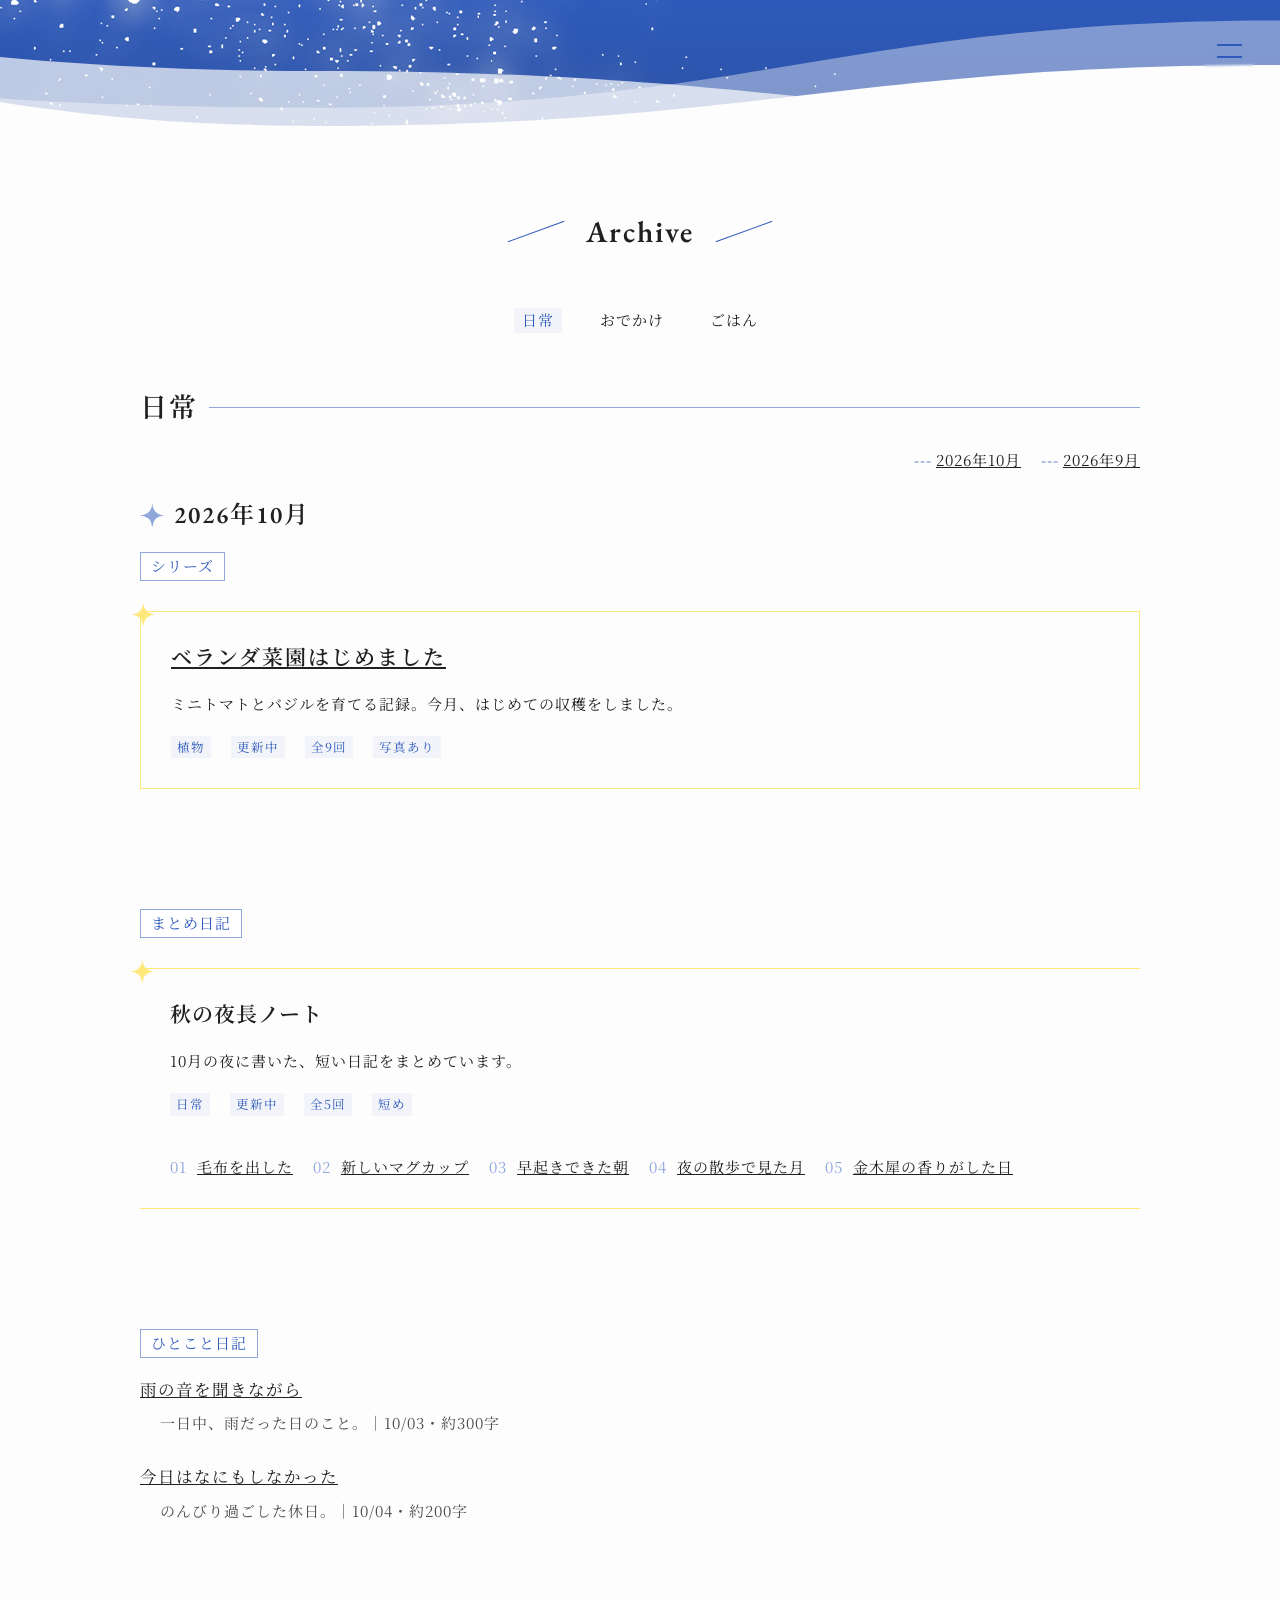
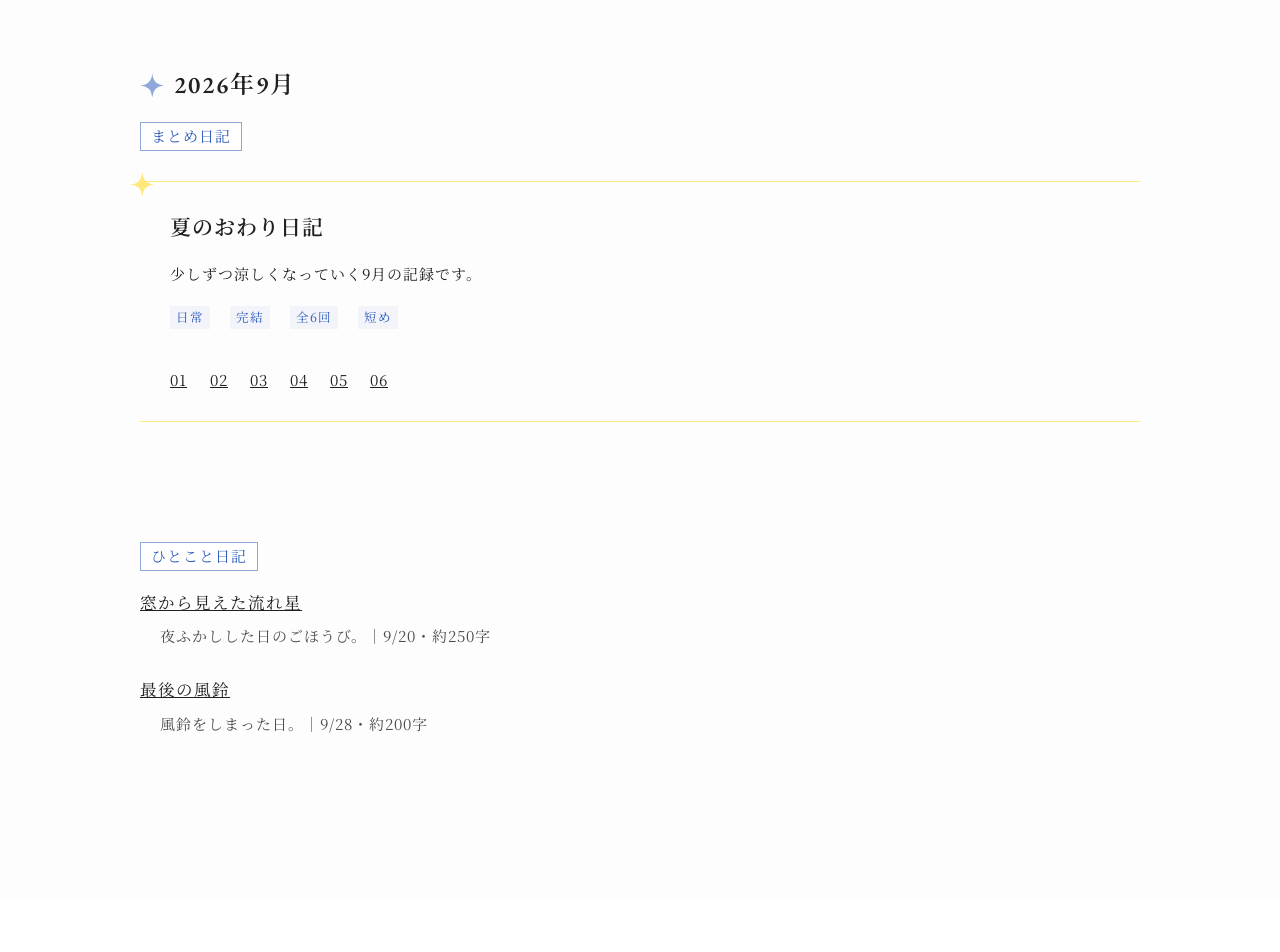
<file: novel.html>
<!doctype html>
<html lang="ja">

<head>
 <meta charset="UTF-8" />
 <meta name="viewport" content="width=device-width, initial-scale=1.0" />
 <title>Archive | ○○さんの日記</title>
 <link href="css/reset.css" rel="stylesheet">
 <link href="css/common.css" rel="stylesheet" type="text/css">
 <link href="css/each.css" rel="stylesheet" type="text/css">
</head>

<body>
 <!-- 装飾用SVGの定義 -->
 <svg xmlns="http://www.w3.org/2000/svg" style="display: none;">
  <symbol id="star" viewBox="0 0 24 24">
   <path
    d="M219.808,1269.02q-11.685.615-12.3,12.52-0.615-11.895-12.3-12.52,11.685-.63,12.3-12.53Q208.124,1268.4,219.808,1269.02Z"
    transform="translate(-195.219 -1256.5)" />
  </symbol>
 </svg>


 <!--  ヘッダー -->
 <header class="header">
  <div class="header-inner">

   <!-- ハンバーガーメニュー -->
   <button id="js-hamburger" class="hamburger"><span class="hamburger__line"></span></button>

   <!-- メニュー -->
   <nav id="js-globalnav" class="globalnav">
    <ul class="globalnav__main">
     <li class="globalnav__item"><a href="index.html">Top</a></li>
     <li class="globalnav__item _has-child">Diary
      <ul class=" globalnav__child">
       <li><a href="works.html">Series</a></li>
       <li><a href="novel.html">Archive</a></li>
      </ul>
     </li>
     <li class="globalnav__item"><a href="sample.html">Sample</a></li>
    </ul>
   </nav><!-- メニューここまで -->
  </div>
 </header>



 <!-- 星空との境目の装飾 -->
  <div class="divider"></div>

 <!-- メインコンテンツ -->
 <main class="mainwrapper" id="js-main">

  <h2 class="headingL">Archive</h2>

  <!-- タブ切り替えエリア -->
  <div class="tab-section">
   <!-- radio inputs (非表示) -->
   <input class="tab-radio" type="radio" name="tabs" id="tab-catA" checked>
   <input class="tab-radio" type="radio" name="tabs" id="tab-catB">
   <input class="tab-radio" type="radio" name="tabs" id="tab-catC">

   <!-- タブバー -->
   <div class="tab-bar">
    <label for="tab-catA">日常</label>
    <label for="tab-catB">おでかけ</label>
    <label for="tab-catC">ごはん</label>
   </div>

   <!-- パネル群 -->
   <div class="tab-panels">
    <!-- カテゴリーA：日常////////////////////////////////////////////////// -->
    <section class="panel" id="panel-catA">
     <h3 class="headingM">日常</h3>

     <ul class="toc">
      <li><a href="#A1">2026年10月</a></li>
      <li><a href="#A2">2026年9月</a></li>
     </ul>

     <!-- 10月 -->
     <section id="A1">
      <h4 class="headingS"><svg class="star">
        <use href="#star" />
       </svg>2026年10月</h4>

      <!-- シリーズ -->
      <section id="A1-l">
       <span class="label">シリーズ</span>
       <div class="series box">
        <svg class="star box__icon1">
         <use href="#star" />
        </svg>
        <h5 class="headingSS"><a href="series.html">ベランダ菜園はじめました</a></h5>
        <p>ミニトマトとバジルを育てる記録。今月、はじめての収穫をしました。</p>
        <ul class="tags flex">
         <li>植物</li>
         <li>更新中</li>
         <li>全9回</li>
         <li>写真あり</li>
        </ul>
       </div>
      </section>
      <!-- シリーズここまで -->

      <!-- まとめ日記 -->
      <section id="A1-m">
       <span class="label">まとめ日記</span>
       <ul class="novellist">
        <li class="novellist__item box">
         <svg class="star box__icon1">
          <use href="#star" />
         </svg>
         <p class="novellist__title">秋の夜長ノート</p>
         <p>10月の夜に書いた、短い日記をまとめています。</p>
         <ul class="tags flex">
          <li>日常</li>
          <li>更新中</li>
          <li>全5回</li>
          <li>短め</li>
         </ul>
         <ul class="flex">
          <li><span class="novellist__number">01</span><a href="novelpage.html">毛布を出した</a></li>
          <li><span class="novellist__number">02</span><a href="novelpage.html">新しいマグカップ</a></li>
          <li><span class="novellist__number">03</span><a href="novelpage.html">早起きできた朝</a></li>
          <li><span class="novellist__number">04</span><a href="novelpage.html">夜の散歩で見た月</a></li>
          <li><span class="novellist__number">05</span><a href="novelpage.html">金木犀の香りがした日</a></li>
         </ul>
        </li>
       </ul>
      </section>
      <!-- まとめ日記ここまで -->

      <!-- ひとこと日記 -->
      <section>
       <span class="label" id="A1-s">ひとこと日記</span>
       <ul class="novellist short">
        <li class="novellist__item">
         <a href="novelpage.html">雨の音を聞きながら</a>
         <span class="novellist__text">一日中、雨だった日のこと。｜10/03・約300字</span>
        </li>
        <li class="novellist__item">
         <a href="novelpage.html">今日はなにもしなかった</a>
         <span class="novellist__text">のんびり過ごした休日。｜10/04・約200字</span>
        </li>
       </ul>
      </section>
      <!-- ひとこと日記ここまで -->
     </section><!-- 10月ここまで -->

     <!-- 9月 -->
     <section id="A2">
      <h4 class="headingS"><svg class="star">
        <use href="#star" />
       </svg>2026年9月</h4>

      <!-- まとめ日記 -->
      <section id="A2-m">
       <span class="label">まとめ日記</span>
       <ul class="novellist">
        <li class="novellist__item box">
         <svg class="star box__icon1">
          <use href="#star" />
         </svg>
         <p class="novellist__title">夏のおわり日記</p>
         <p>少しずつ涼しくなっていく9月の記録です。</p>
         <ul class="tags flex">
          <li>日常</li>
          <li>完結</li>
          <li>全6回</li>
          <li>短め</li>
         </ul>
         <ul class="grid">
          <li><a href="novelpage.html">01</a></li>
          <li><a href="novelpage.html">02</a></li>
          <li><a href="novelpage.html">03</a></li>
          <li><a href="novelpage.html">04</a></li>
          <li><a href="novelpage.html">05</a></li>
          <li><a href="novelpage.html">06</a></li>
         </ul>
        </li>
       </ul>
      </section>
      <!-- まとめ日記ここまで -->

      <!-- ひとこと日記 -->
      <section>
       <span class="label" id="A2-s">ひとこと日記</span>
       <ul class="novellist short">
        <li class="novellist__item">
         <a href="novelpage.html">窓から見えた流れ星</a>
         <span class="novellist__text">夜ふかしした日のごほうび。｜9/20・約250字</span>
        </li>
        <li class="novellist__item">
         <a href="novelpage.html">最後の風鈴</a>
         <span class="novellist__text">風鈴をしまった日。｜9/28・約200字</span>
        </li>
       </ul>
      </section>
      <!-- ひとこと日記ここまで -->
     </section><!-- 9月ここまで -->
    </section>
    <!-- カテゴリーA　ここまで -->

    <!-- カテゴリーB：おでかけ////////////////////////////////////////////////// -->
    <section class="panel" id="panel-catB">
     <h3 class="headingM">おでかけ</h3>

     <ul class="toc">
      <li><a href="#B1">2026年9月</a></li>
      <li><a href="#B2">2026年8月</a></li>
     </ul>

     <!-- 9月 -->
     <section id="B1">
      <h4 class="headingS"><svg class="star">
        <use href="#star" />
       </svg>2026年9月</h4>

      <!-- シリーズ -->
      <section id="B1-l">
       <span class="label">シリーズ</span>
       <div class="series box">
        <svg class="star box__icon1">
         <use href="#star" />
        </svg>
        <h5 class="headingSS"><a href="series.html">海辺の町へひとり旅</a></h5>
        <p>連休に出かけた、小さな港町への一泊二日の旅の記録。</p>
        <ul class="tags flex">
         <li>おでかけ</li>
         <li>完結</li>
         <li>全5回</li>
         <li>写真あり</li>
        </ul>
       </div>
      </section>
      <!-- シリーズここまで -->

      <!-- ひとこと日記 -->
      <section>
       <span class="label" id="B1-s">ひとこと日記</span>
       <ul class="novellist short">
        <li class="novellist__item">
         <a href="novelpage.html">となり町の古本屋さん</a>
         <span class="novellist__text">散歩の途中で見つけたお店。｜9/06・約400字</span>
        </li>
        <li class="novellist__item">
         <a href="novelpage.html">プラネタリウムで寝てしまった</a>
         <span class="novellist__text">星はきれいだった、たぶん。｜9/14・約300字</span>
        </li>
       </ul>
      </section>
      <!-- ひとこと日記ここまで -->
     </section><!-- 9月ここまで -->

     <!-- 8月 -->
     <section id="B2">
      <h4 class="headingS"><svg class="star">
        <use href="#star" />
       </svg>2026年8月</h4>

      <!-- まとめ日記 -->
      <section id="B2-m">
       <span class="label">まとめ日記</span>
       <ul class="novellist">
        <li class="novellist__item box">
         <svg class="star box__icon1">
          <use href="#star" />
         </svg>
         <p class="novellist__title">夏休みのおでかけ記録</p>
         <p>お盆休みに出かけた場所をまとめました。</p>
         <ul class="tags flex">
          <li>おでかけ</li>
          <li>完結</li>
          <li>全4回</li>
          <li>写真あり</li>
         </ul>
         <ul class="flex">
          <li><span class="novellist__number">01</span><a href="novelpage.html">朝いちばんの水族館</a></li>
          <li><span class="novellist__number">02</span><a href="novelpage.html">ひまわり畑で迷子</a></li>
          <li><span class="novellist__number">03</span><a href="novelpage.html">花火は遠くから</a></li>
          <li><span class="novellist__number">04</span><a href="novelpage.html">実家に帰った日</a></li>
         </ul>
        </li>
       </ul>
      </section>
      <!-- まとめ日記ここまで -->
     </section><!-- 8月ここまで -->
    </section>
    <!-- カテゴリーB　ここまで -->

    <!-- カテゴリーC：ごはん////////////////////////////////////////////////// -->
    <section class="panel" id="panel-catC">
     <h3 class="headingM">ごはん</h3>

     <ul class="toc">
      <li><a href="#C1">2026年10月</a></li>
      <li><a href="#C2">2026年9月</a></li>
     </ul>

     <!-- 10月 -->
     <section id="C1">
      <h4 class="headingS"><svg class="star">
        <use href="#star" />
       </svg>2026年10月</h4>

      <!-- まとめ日記 -->
      <section id="C1-m">
       <span class="label">まとめ日記</span>
       <ul class="novellist">
        <li class="novellist__item box">
         <svg class="star box__icon1">
          <use href="#star" />
         </svg>
         <p class="novellist__title">今週の自炊記録</p>
         <p>平日の夜ごはんを、ゆるく記録しています。</p>
         <ul class="tags flex">
          <li>ごはん</li>
          <li>更新中</li>
          <li>全5回</li>
          <li>レシピあり</li>
         </ul>
         <ul class="flex">
          <li><span class="novellist__number">01</span><a href="novelpage.html">月曜日のきのこパスタ</a></li>
          <li><span class="novellist__number">02</span><a href="novelpage.html">火曜日の具だくさん味噌汁</a></li>
          <li><span class="novellist__number">03</span><a href="novelpage.html">水曜日は手抜きうどん</a></li>
          <li><span class="novellist__number">04</span><a href="novelpage.html">木曜日の収穫トマトサラダ</a></li>
          <li><span class="novellist__number">05</span><a href="novelpage.html">金曜日はちょっといいプリン</a></li>
         </ul>
        </li>
       </ul>
      </section>
      <!-- まとめ日記ここまで -->
     </section><!-- 10月ここまで -->

     <!-- 9月 -->
     <section id="C2">
      <h4 class="headingS"><svg class="star">
        <use href="#star" />
       </svg>2026年9月</h4>

      <!-- ひとこと日記 -->
      <section>
       <span class="label" id="C2-s">ひとこと日記</span>
       <ul class="novellist short">
        <li class="novellist__item">
         <a href="novelpage.html">はじめてのぬか漬け</a>
         <span class="novellist__text">きゅうりを漬けてみた。｜9/10・約350字</span>
        </li>
        <li class="novellist__item">
         <a href="novelpage.html">栗ごはんの日</a>
         <span class="novellist__text">栗の皮むきで指が痛い。｜9/25・約300字</span>
        </li>
       </ul>
      </section>
      <!-- ひとこと日記ここまで -->
     </section><!-- 9月ここまで -->
    </section>
    <!-- カテゴリーC　ここまで -->
   </div><!-- パネル群ここまで -->
  </div><!-- タブ切り替えエリアここまで -->

 </main><!-- メインコンテンツここまで -->


 <!-- ページUP -->
 <a href="#" class="pageup" id="js-pageup">
  <div class="arrow"></div>
 </a>
 <!-- ページUPここまで -->


 <!-- クレジット -->
 <footer>
  <small>© 2026 ○○'s Diary. Designed by <a href="https://hiro-design.net/utsusemi/" target="_blank">Utsusemi
    Design</a>.</small>
  <!-- クレジットここまで -->
 </footer>


 <!--JavaScrip 読込-->
 <script src="js/common.js" type="text/javascript"></script>
</body>

</html>
</file>
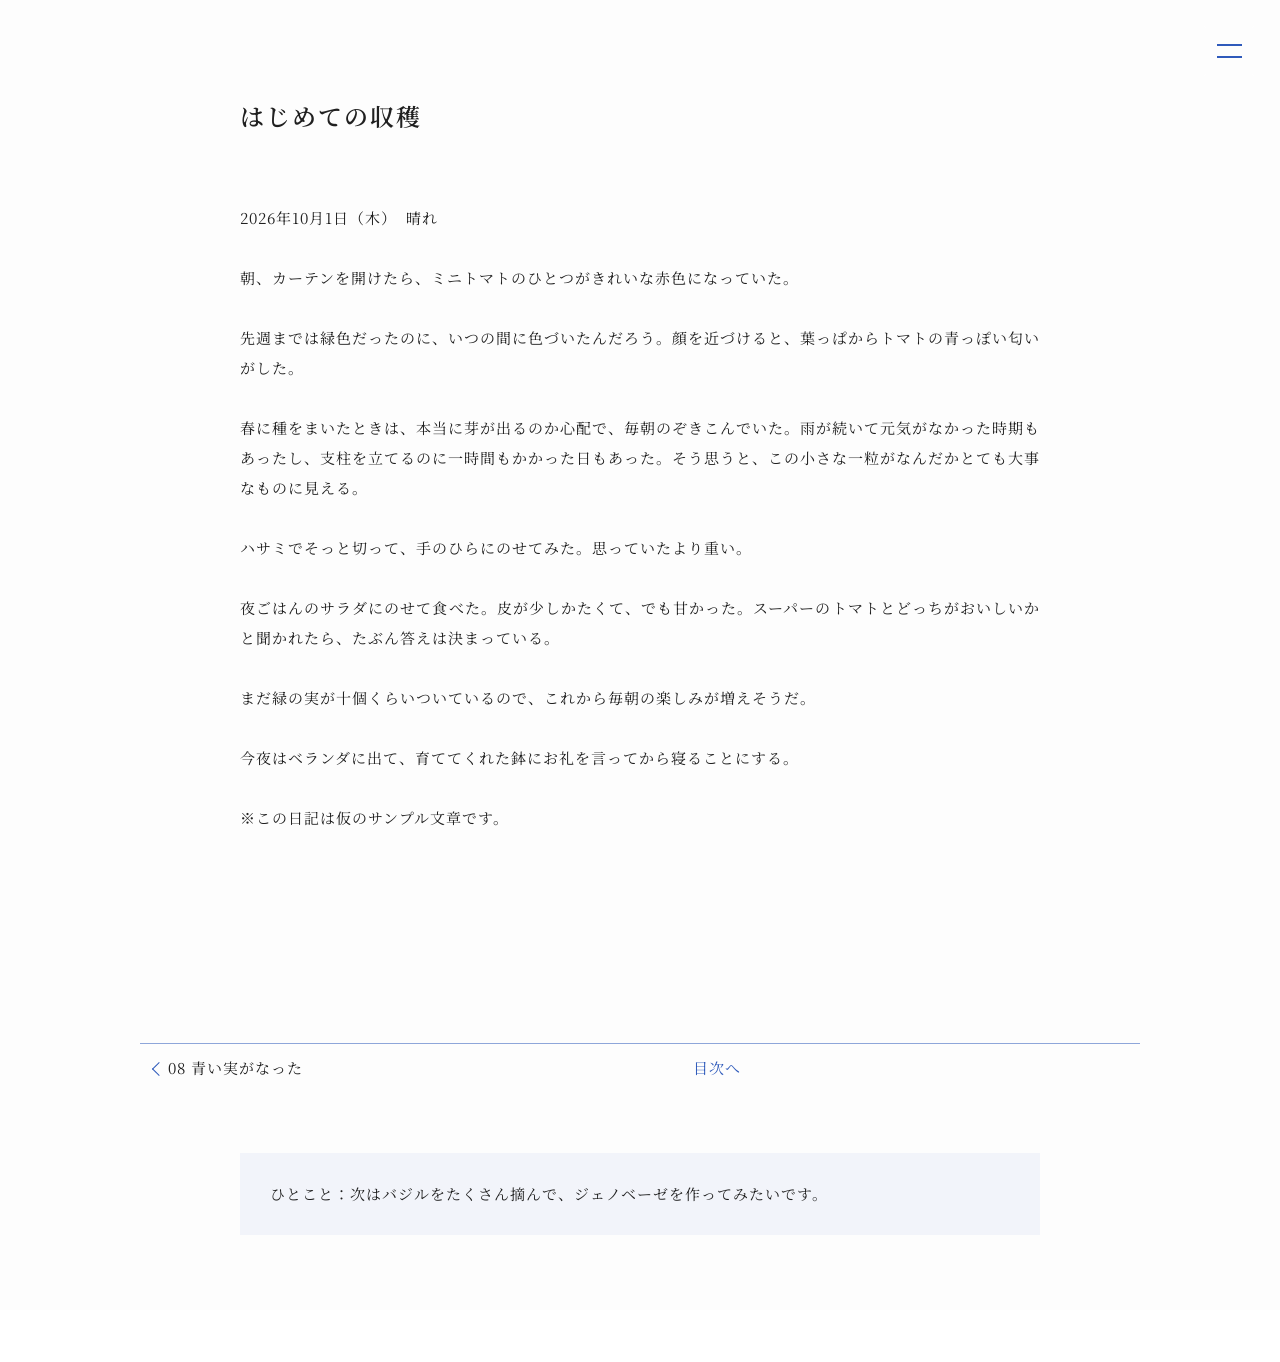
<file: novelpage.html>
<!doctype html>
<html lang="ja">

<head>
 <meta charset="UTF-8" />
 <meta name="viewport" content="width=device-width, initial-scale=1.0" />
 <title>はじめての収穫 | ○○さんの日記</title>
 <link href="css/reset.css" rel="stylesheet">
 <link href="css/common.css" rel="stylesheet" type="text/css">
 <link href="css/each.css" rel="stylesheet" type="text/css">
</head>

<body>
 <!-- 装飾用SVGの定義 -->
 <svg xmlns="http://www.w3.org/2000/svg" style="display: none;">
  <symbol id="star" viewBox="0 0 24 24">
   <path
    d="M219.808,1269.02q-11.685.615-12.3,12.52-0.615-11.895-12.3-12.52,11.685-.63,12.3-12.53Q208.124,1268.4,219.808,1269.02Z"
    transform="translate(-195.219 -1256.5)" />
  </symbol>
 </svg>


 <!--  ヘッダー -->
 <header class="header">
  <div class="header-inner">

   <!-- ハンバーガーメニュー -->
   <button id="js-hamburger" class="hamburger"><span class="hamburger__line"></span></button>

   <!-- メニュー -->
   <nav id="js-globalnav" class="globalnav">
    <ul class="globalnav__main">
     <li class="globalnav__item"><a href="index.html">Top</a></li>
     <li class="globalnav__item _has-child">Diary
      <ul class=" globalnav__child">
       <li><a href="works.html">Series</a></li>
       <li><a href="novel.html">Archive</a></li>
      </ul>
     </li>
     <li class="globalnav__item"><a href="sample.html">Sample</a></li>
    </ul>
   </nav><!-- メニューここまで -->
  </div>
 </header>


 <!-- メインコンテンツ -->
 <main class="mainwrapper" id="js-main">

  <section class="novel-body">
   <h2 class=" novel-title">はじめての収穫</h2>

<p>2026年10月1日（木）　晴れ

朝、カーテンを開けたら、ミニトマトのひとつがきれいな赤色になっていた。

先週までは緑色だったのに、いつの間に色づいたんだろう。顔を近づけると、葉っぱからトマトの青っぽい匂いがした。

春に種をまいたときは、本当に芽が出るのか心配で、毎朝のぞきこんでいた。雨が続いて元気がなかった時期もあったし、支柱を立てるのに一時間もかかった日もあった。そう思うと、この小さな一粒がなんだかとても大事なものに見える。

ハサミでそっと切って、手のひらにのせてみた。思っていたより重い。

夜ごはんのサラダにのせて食べた。皮が少しかたくて、でも甘かった。スーパーのトマトとどっちがおいしいかと聞かれたら、たぶん答えは決まっている。

まだ緑の実が十個くらいついているので、これから毎朝の楽しみが増えそうだ。

今夜はベランダに出て、育ててくれた鉢にお礼を言ってから寝ることにする。</p>

<p>※この日記は仮のサンプル文章です。</p>

  </section>

  <section class="novel-nav">
   <nav class="flex">
    <div class="novel-nav__prev">
     <!-- 前の話がない場合は空 -->
     <a href="novelpage.html"><span class="arrow left"></span>08 青い実がなった</a>
    </div>
    <div class="novel-nav__index">
     <a href="series.html" class="btn novel-return">目次へ</a>
    </div>
    <div class="novel-nav__next">
     <!-- 次の話がない場合は空 -->
     <!-- <a href="#">10 〇〇〇 <span class="arrow right"></span></a> -->
    </div>
   </nav>
  </section>

  <section class="afterword box">
   <p>ひとこと：次はバジルをたくさん摘んで、ジェノベーゼを作ってみたいです。</p>
  </section>

 </main><!-- メインコンテンツここまで -->


 <!-- ページUP -->
 <a href="#" class="pageup" id="js-pageup">
  <div class="arrow"></div>
 </a>
 <!-- ページUPここまで -->


 <!-- クレジット -->
 <footer>
  <small>© 2026 ○○'s Diary. Designed by <a href="https://hiro-design.net/utsusemi/" target="_blank">Utsusemi
    Design</a>.</small>
  <!-- クレジットここまで -->
 </footer>


 <!--JavaScrip 読込-->
 <script src="js/common.js" type="text/javascript"></script>
</body>

</html>
</file>
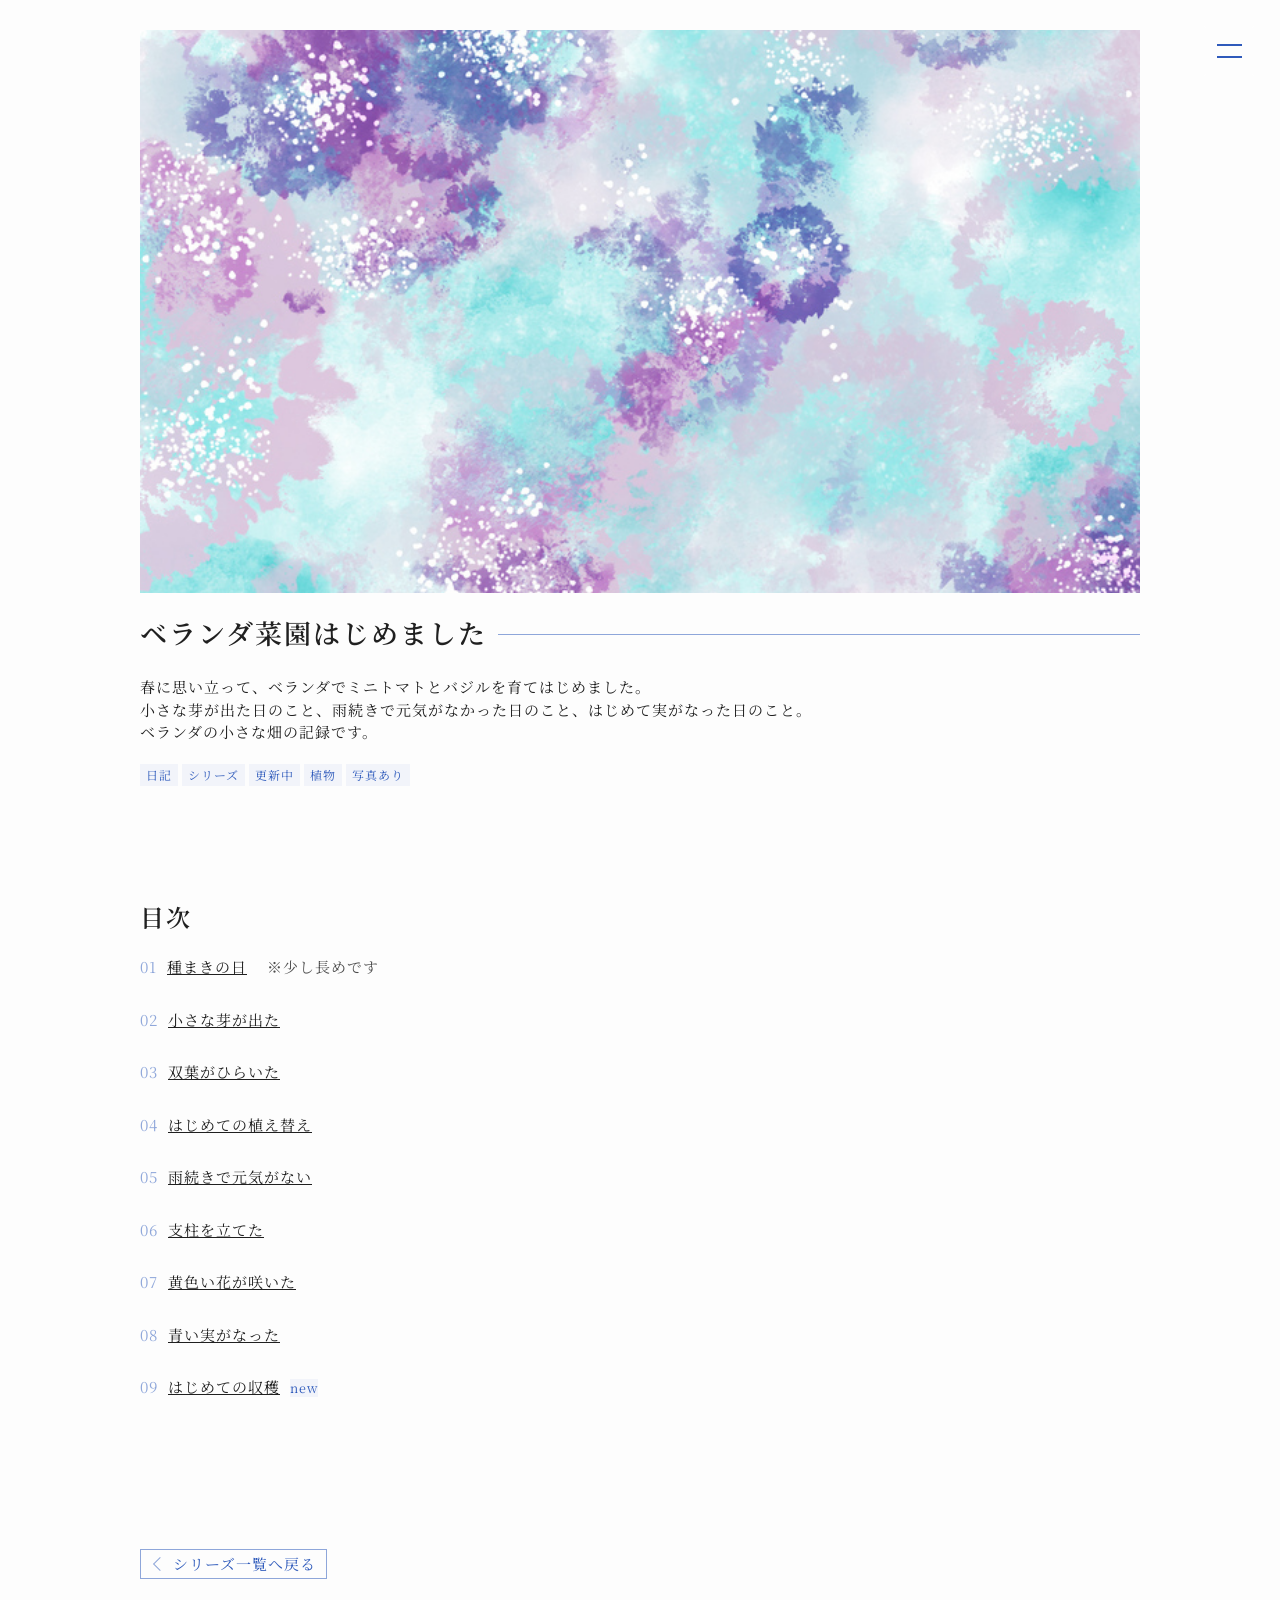
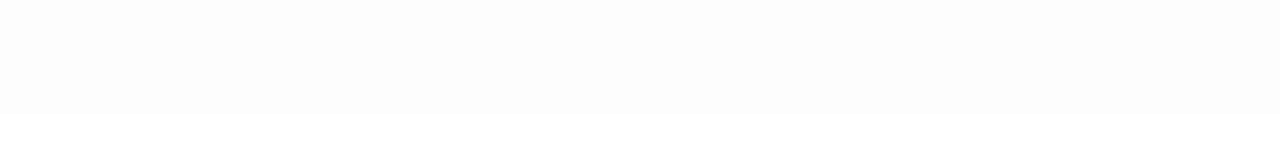
<file: series.html>
<!doctype html>
<html lang="ja">

<head>
 <meta charset="UTF-8" />
 <meta name="viewport" content="width=device-width, initial-scale=1.0" />
 <title>ベランダ菜園はじめました | ○○さんの日記</title>
 <link href="css/reset.css" rel="stylesheet">
 <link href="css/common.css" rel="stylesheet" type="text/css">
 <link href="css/each.css" rel="stylesheet" type="text/css">
</head>

<body>
 <!-- 装飾用SVGの定義 -->
 <svg xmlns="http://www.w3.org/2000/svg" style="display: none;">
  <symbol id="star" viewBox="0 0 24 24">
   <path
    d="M219.808,1269.02q-11.685.615-12.3,12.52-0.615-11.895-12.3-12.52,11.685-.63,12.3-12.53Q208.124,1268.4,219.808,1269.02Z"
    transform="translate(-195.219 -1256.5)" />
  </symbol>
 </svg>


 <!--  ヘッダー -->
 <header class="header">
  <div class="header-inner">

   <!-- ハンバーガーメニュー -->
   <button id="js-hamburger" class="hamburger"><span class="hamburger__line"></span></button>

   <!-- メニュー -->
   <nav id="js-globalnav" class="globalnav">
    <ul class="globalnav__main">
     <li class="globalnav__item"><a href="index.html">Top</a></li>
     <li class="globalnav__item _has-child">Diary
      <ul class=" globalnav__child">
       <li><a href="works.html">Series</a></li>
       <li><a href="novel.html">Archive</a></li>
      </ul>
     </li>
     <li class="globalnav__item"><a href="sample.html">Sample</a></li>
    </ul>
   </nav><!-- メニューここまで -->
  </div>
 </header>

 <!-- メインコンテンツ -->
 <main class="mainwrapper" id="js-main">

  <section>
   <!-- 表紙　不要な場合は削除 -->
   <img class="series-cover" src="images/samplecover1.jpg" alt="「ベランダ菜園はじめました」の表紙">
   <!-- タイトル -->
   <h2 class="series-title headingM">ベランダ菜園はじめました</h2>
   <!-- あらすじ -->
   <p class="series-description">
    春に思い立って、ベランダでミニトマトとバジルを育てはじめました。<br>
    小さな芽が出た日のこと、雨続きで元気がなかった日のこと、はじめて実がなった日のこと。<br>
    ベランダの小さな畑の記録です。
   </p>
   <!-- タグ一覧 -->
   <ul class="series-tags">
    <li class="series-tag">日記</li>
    <li class="series-tag">シリーズ</li>
    <li class="series-tag">更新中</li>
    <li class="series-tag">植物</li>
    <li class="series-tag">写真あり</li>
   </ul>
  </section>

  <!-- 目次 -->
  <section>
   <h3 class="headingS">目次</h3>
   <ul class="novellist series-toc ">
    <li class="novellist__item"><span class="novellist__number">01</span><a href="novelpage.html">種まきの日</a><span
      class="novellist__text">※少し長めです</span>
    </li>
    <li class="novellist__item"><span class="novellist__number">02</span><a href="novelpage.html">小さな芽が出た</a></li>
    <li class="novellist__item"><span class="novellist__number">03</span><a href="novelpage.html">双葉がひらいた</a></li>
    <li class="novellist__item"><span class="novellist__number">04</span><a href="novelpage.html">はじめての植え替え</a></li>
    <li class="novellist__item"><span class="novellist__number">05</span><a href="novelpage.html">雨続きで元気がない</a></li>
    <li class="novellist__item"><span class="novellist__number">06</span><a href="novelpage.html">支柱を立てた</a></li>
    <li class="novellist__item"><span class="novellist__number">07</span><a href="novelpage.html">黄色い花が咲いた</a></li>
    <li class="novellist__item"><span class="novellist__number">08</span><a href="novelpage.html">青い実がなった</a></li>
    <li class="novellist__item"><span class="novellist__number">09</span><a href="novelpage.html">はじめての収穫</a><span
      class="new">new</span></li>
   </ul>
  </section>

  <section>
   <a class="btn novel-return" href="works.html"><span class="arrow left"></span>シリーズ一覧へ戻る</a>
  </section>

 </main><!-- メインコンテンツここまで -->


 <!-- ページUP -->
 <a href="#" class="pageup" id="js-pageup">
  <div class="arrow"></div>
 </a>
 <!-- ページUPここまで -->


 <!-- クレジット -->
 <footer>
  <small>© 2026 ○○'s Diary. Designed by <a href="https://hiro-design.net/utsusemi/" target="_blank">Utsusemi
    Design</a>.</small>
  <!-- クレジットここまで -->
 </footer>


 <!--JavaScrip 読込-->
 <script src="js/common.js" type="text/javascript"></script>
</body>

</html>
</file>
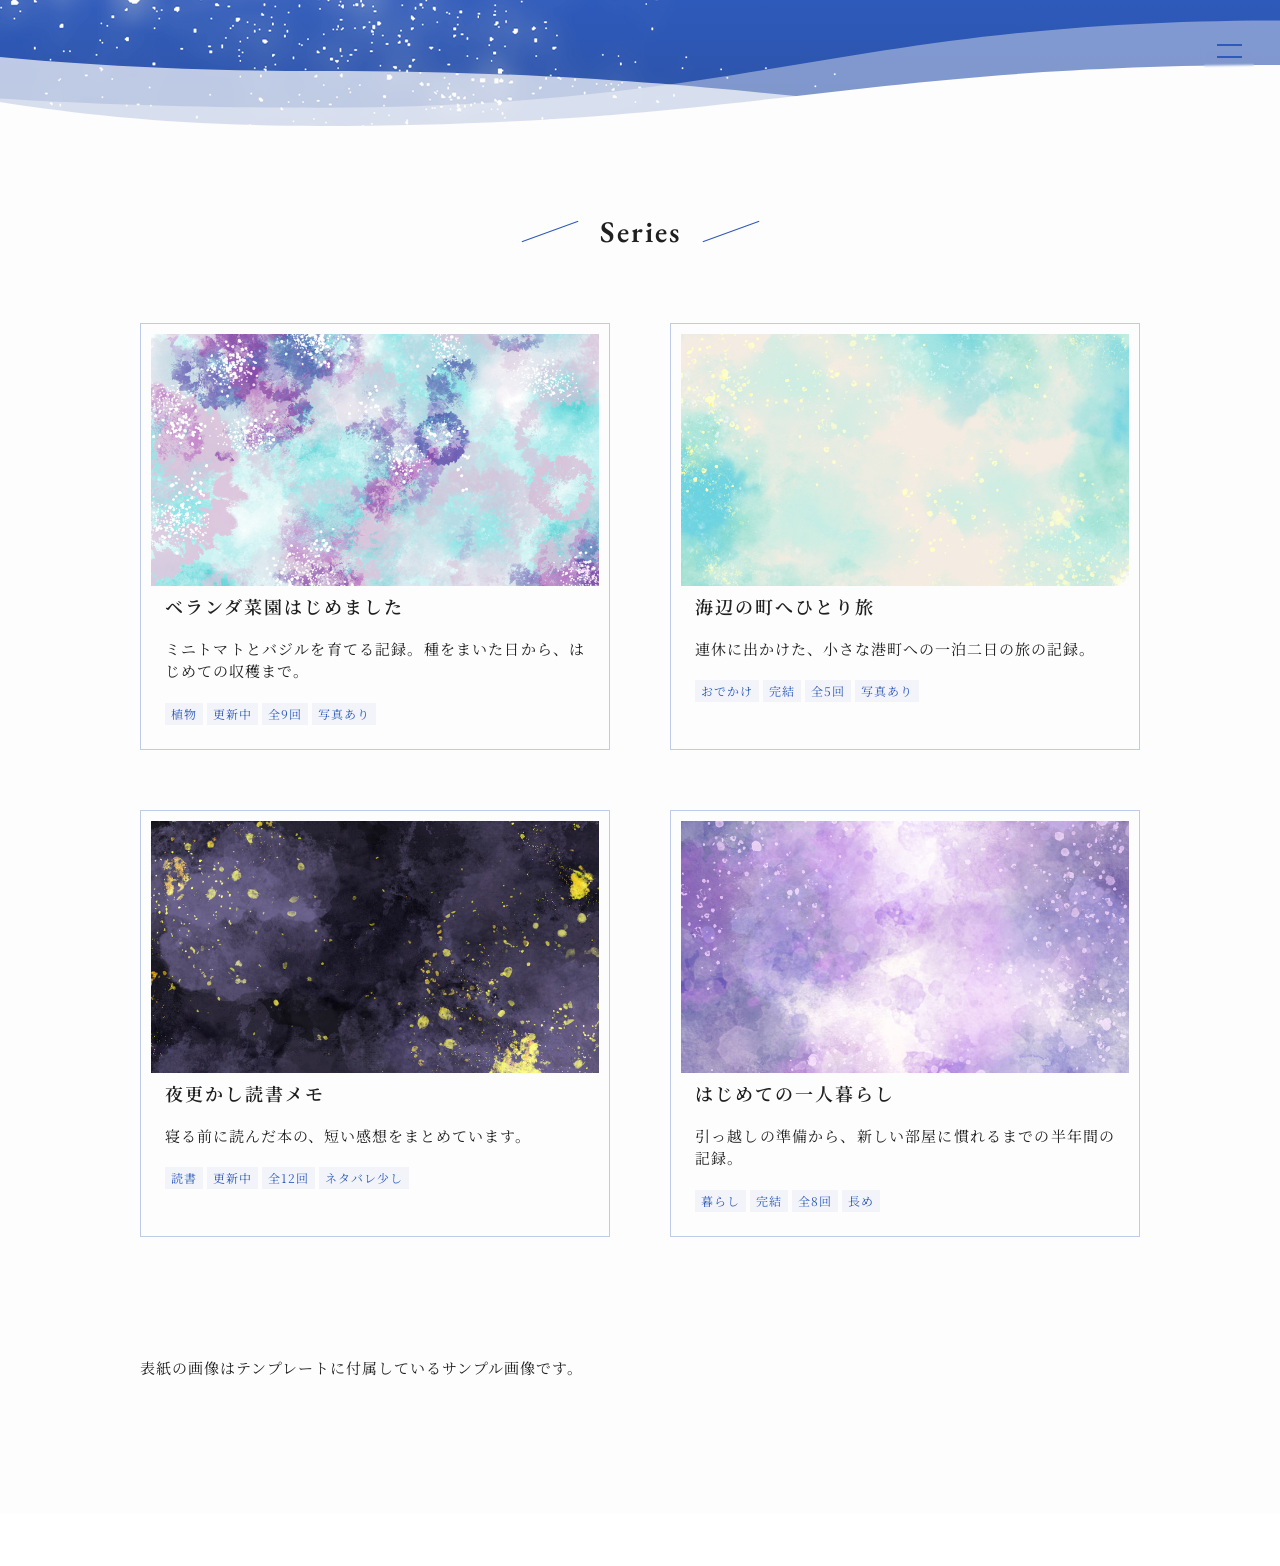
<file: works.html>
<!doctype html>
<html lang="ja">

<head>
 <meta charset="UTF-8" />
 <meta name="viewport" content="width=device-width, initial-scale=1.0" />
 <title>Series | ○○さんの日記</title>
 <link href="css/reset.css" rel="stylesheet">
 <link href="css/common.css" rel="stylesheet" type="text/css">
 <link href="css/each.css" rel="stylesheet" type="text/css">
</head>

<body>
 <!-- 装飾用SVGの定義 -->
 <svg xmlns="http://www.w3.org/2000/svg" style="display: none;">
  <symbol id="star" viewBox="0 0 24 24">
   <path
    d="M219.808,1269.02q-11.685.615-12.3,12.52-0.615-11.895-12.3-12.52,11.685-.63,12.3-12.53Q208.124,1268.4,219.808,1269.02Z"
    transform="translate(-195.219 -1256.5)" />
  </symbol>
 </svg>


 <!--  ヘッダー -->
 <header class="header">
  <div class="header-inner">

   <!-- ハンバーガーメニュー -->
   <button id="js-hamburger" class="hamburger"><span class="hamburger__line"></span></button>

   <!-- メニュー -->
   <nav id="js-globalnav" class="globalnav">
    <ul class="globalnav__main">
     <li class="globalnav__item"><a href="index.html">Top</a></li>
     <li class="globalnav__item _has-child">Diary
      <ul class=" globalnav__child">
       <li><a href="works.html">Series</a></li>
       <li><a href="novel.html">Archive</a></li>
      </ul>
     </li>
     <li class="globalnav__item"><a href="sample.html">Sample</a></li>
    </ul>
   </nav><!-- メニューここまで -->
  </div>
 </header>



 <!-- 星空との境目の装飾 -->
  <div class="divider"></div>

 <!-- メインコンテンツ -->
 <main class="mainwrapper" id="js-main">

  <h2 class="headingL">Series</h2>

  <section class="works">
   <div class="work-card">
    <a href="series.html">
     <img class="work-cover" src="images/samplecover1.jpg" alt="「ベランダ菜園はじめました」の表紙">
     <div class="work-body">
      <h2 class="work-title">ベランダ菜園はじめました</h2>
      <p class="work-description">ミニトマトとバジルを育てる記録。種をまいた日から、はじめての収穫まで。</p>
      <ul class="work-tags">
       <li class="tag">植物</li>
       <li class="tag">更新中</li>
       <li class="tag">全9回</li>
       <li class="tag">写真あり</li>
      </ul>
     </div>
    </a>
   </div><!-- work-card -->
   <div class="work-card">
    <a href="series.html">
     <img class="work-cover" src="images/samplecover2.jpg" alt="「海辺の町へひとり旅」の表紙">
     <div class="work-body">
      <h2 class="work-title">海辺の町へひとり旅</h2>
      <p class="work-description">連休に出かけた、小さな港町への一泊二日の旅の記録。</p>
      <ul class="work-tags">
       <li class="tag">おでかけ</li>
       <li class="tag">完結</li>
       <li class="tag">全5回</li>
       <li class="tag">写真あり</li>
      </ul>
     </div>
    </a>
   </div><!-- work-card -->
   <div class="work-card">
    <a href="series.html">
     <img class="work-cover" src="images/samplecover3.jpg" alt="「夜更かし読書メモ」の表紙">
     <div class="work-body">
      <h2 class="work-title">夜更かし読書メモ</h2>
      <p class="work-description">寝る前に読んだ本の、短い感想をまとめています。</p>
      <ul class="work-tags">
       <li class="tag">読書</li>
       <li class="tag">更新中</li>
       <li class="tag">全12回</li>
       <li class="tag">ネタバレ少し</li>
      </ul>
     </div>
    </a>
   </div><!-- work-card -->
   <div class="work-card">
    <a href="series.html">
     <img class="work-cover" src="images/samplecover4.jpg" alt="「はじめての一人暮らし」の表紙">
     <div class="work-body">
      <h2 class="work-title">はじめての一人暮らし</h2>
      <p class="work-description">引っ越しの準備から、新しい部屋に慣れるまでの半年間の記録。</p>
      <ul class="work-tags">
       <li class="tag">暮らし</li>
       <li class="tag">完結</li>
       <li class="tag">全8回</li>
       <li class="tag">長め</li>
      </ul>
     </div>
    </a>
   </div><!-- work-card -->
  </section>

  <section>
   <p>表紙の画像はテンプレートに付属しているサンプル画像です。</p>
  </section>


 </main><!-- メインコンテンツここまで -->


 <!-- ページUP -->
 <a href="#" class="pageup" id="js-pageup">
  <div class="arrow"></div>
 </a>
 <!-- ページUPここまで -->


 <!-- クレジット -->
 <footer>
  <small>© 2026 ○○'s Diary. Designed by <a href="https://hiro-design.net/utsusemi/" target="_blank">Utsusemi
    Design</a>.</small>
  <!-- クレジットここまで -->
 </footer>


 <!--JavaScrip 読込-->
 <script src="js/common.js" type="text/javascript"></script>
</body>

</html>
</file>
<file: css/common.css>
@charset "UTF-8";
@import url('https://fonts.googleapis.com/css2?family=EB+Garamond:ital,wght@0,400..800;1,400..800&family=Noto+Serif+JP:wght@200..900&display=swap');
@import url('root.css');

/*－－－－－－－－－－－－－－－－－－－－－－－－－－－－－－－

サイト全体共通

－－－－－－－－－－－－－－－－－－－－－－－－－－－－－－－*/

/* --------------------------- */

html {
 font-size: 15px;
 scroll-behavior: smooth;
}

body {
 margin: 0;
 font-family: var(--font-base);
 color: var(--color-text);
 letter-spacing: 1px;

 &::before {
  position: fixed;
  top: 0;
  left: 0;
  content: "";
  display: block;
  width: 100%;
  height: 100%;
  background-image: url("../images/bg-star.png"), linear-gradient(0deg, var(--color-black), var(--color-main));
  background-position: top left;
  background-repeat: no-repeat;
  z-index: -99;
 }
}

*:hover,
*::before,
*::after {
 transition: 0.2s;
}

/*－－－－－－－－－－－－－－－－－－－－－－－－－－－－－－－

文字

－－－－－－－－－－－－－－－－－－－－－－－－－－－－－－－*/
p {
 margin: 20px 0;
 letter-spacing: 1px;
 text-align: justify;
}

a {
 color: inherit;
}

/*－－－－－－－－－－ リンクホバー時の設定 －－－－－－－－－－*/
@media (hover: hover) {

 a:not([class]):hover,
 summary:hover {
  background-color: var(--color-sub);
  color: var(--color-white);
 }
}

/* ホバー装飾の無効化 */
a:is(.globalnav *, .snslist *)::after,
.btn::after,
.pageup::after {
 display: none;
}

/*－－－－－－－－－－  見出し －－－－－－－－－－*/
h1,
h2,
h3,
h4,
h5,
h6 {
 font-family: var(--font-title);
 font-weight: 600;
 letter-spacing: 2px;
 margin: 0 0 1em 0;
 overflow-wrap: break-word;
}

/*－－－－－－－－－－ 大見出し －－－－－－－－－－*/
.headingL {
 font-size: clamp(1.8rem, 1.727rem + 0.36vw, 2rem);
 margin: 2em 0;
 display: flex;
 justify-content: center;
 align-items: center;
 gap: 20px;

 &::before,
 &::after {
  content: "";
  width: 60px;
  height: 1px;
  background: var(--color-main);
  transform: rotate(-20deg);
 }
}

/*－－－－－－－－－－ 中見出し －－－－－－－－－－*/
.headingM {
 display: flex;
 align-items: center;
 gap: 0.4em;
 font-size: clamp(1.6rem, 1.527rem + 0.36vw, 1.8rem);
 margin: clamp(1.6rem, 1.527rem + 0.36vw, 1.8rem) 0;

 &::after {
  content: '';
  display: block;
  height: 1px;
  background-color: var(--color-sub);
  flex: 1;
 }
}

/*－－－－－－－－－－ 小見出し －－－－－－－－－－*/
.headingS {
 display: flex;
 align-items: center;
 gap: 0.4em;
 font-size: clamp(1.4rem, 1.327rem + 0.36vw, 1.6rem);
}

/*－－－－－－－－－－ 最小見出し －－－－－－－－－－*/
.headingSS {
 font-size: clamp(1.2rem, 1.127rem + 0.36vw, 1.4rem);
 margin: 20px 0;
}


/*－－－－－－－－－－ 文字装飾 －－－－－－－－－－*/
.marker {
 background: linear-gradient(transparent 50%, rgb(from var(--color-accent) r g b / 0.4) 50%);
}

.label {
 display: block;
 margin: 20px 0;
 padding: 2px 10px;
 color: var(--color-main);
 border: 1px solid var(--color-sub);
 background-color: var(--color-white);
 width: fit-content;
}

.center {
 text-align: center;
}

.right {
 text-align: right;
}

/*－－－－－－－－－－－－－－－－－－－－－－－－－－－－－－－

アイコン等

－－－－－－－－－－－－－－－－－－－－－－－－－－－－－－－*/
.la,
.las {
 font-size: 1.2em;
 color: var(--color-main);
 position: relative;
 top: 2px;
}

/* 矢印 */
.arrow {
 display: inline-block;
 width: 20px;
 height: 20px;
 border: 1px solid var(--color-main);
 border-bottom: 0;
 border-left: 0;

 &.right {
  transform: rotate(45deg);
 }

 &.left {
  transform: rotate(-135deg);
 }
}



/*－－－－－－－－－－－－－－－－－－－－－－－－－－－－－－－

リスト

－－－－－－－－－－－－－－－－－－－－－－－－－－－－－－－*/

.list,
.list-number {
 margin: 20px 0;
}

.list li {
 position: relative;
 margin-left: 16px;
}

.list li::before {
 position: absolute;
 top: calc(50% - 4px);
 left: -16px;
 content: "";
 display: block;
 width: 8px;
 height: 8px;
 background-color: var(--color-accent);
 border-radius: 50%;
}

/*－－－－－－－－－－ 数字付きリスト －－－－－－－－－－*/
.list-number {
 list-style-type: decimal-leading-zero;
 list-style-position: inside;
}

.list-number li {
 text-indent: -3.4rem;
 padding-left: 3.6rem;
}

.list-number li> :not(:first-child) {
 text-indent: 0;
}

/*－－－－－－－－－－ 表リスト －－－－－－－－－－*/
.gridlist {
 display: grid;
 grid-template-columns: auto 1fr;
 gap: 0px;
}

.gridlist .gridlist__label,
.gridlist .gridlist__text {
 padding: 10px 20px;
 border-bottom: 1px solid var(--color-sub);
}

.gridlist .gridlist__label {
 display: flex;
 align-items: center;
 color: var(--color-main);
}

/* スマホ */
@media screen and (max-width: 768px) {
 .gridlist {
  grid-template-columns: 1fr;
 }
}

/*－－－－－－－－－－－－－－－－－－－－－－－－－－－－－－－

入力フォーム、ボタン

－－－－－－－－－－－－－－－－－－－－－－－－－－－－－－－*/
/* 入力フォーム */
input,
textarea {
 -webkit-appearance: none;
 -moz-appearance: none;
 appearance: none;
 padding: 6px 10px;
 border: 1px solid var(--color-sub);
 margin: 10px 0;
 width: 650px;
 max-width: calc(100vw - 40px);
}

/* ボタン */
.btn {
 display: block;
 -webkit-appearance: none;
 -moz-appearance: none;
 appearance: none;
 background-color: var(--color-main);
 color: var(--color-white);
 text-align: center;
 text-decoration: none;
 padding: 3px 10px;
 border: 1px solid var(--color-sub);
 transition: 0.2s;

 .arrow {
  display: inline-block;
  margin-left: 10px;
  width: 10px;
  height: 10px;
  border-color: var(--color-white);
 }
}

.btn:hover {
 cursor: pointer;
 background-color: var(--color-accent);
 color: var(--color-text);

 .arrow {
  border-color: var(--color-text);
 }
}


/*－－－－－－－－－－－－－－－－－－－－－－－－－－－－－－－

レイアウト

－－－－－－－－－－－－－－－－－－－－－－－－－－－－－－－*/
/*－－－－－－－－－－ 横並び －－－－－－－－－－*/
.flex {
 display: flex;
 flex-wrap: wrap;
 gap: 20px;
 align-items: center;
}

.grid {
 display: grid;
 grid-template-columns: repeat(auto-fit, minmax(300px, 1fr));
 /* 表示サイズを変えたい場合は300pxの部分を変更 */
 gap: 20px;
 justify-content: center;
 align-items: center;
}

/*－－－－－－－－－－ 2カラム表示 －－－－－－－－－－*/
.--2column {
 display: grid;
 grid-template-columns: 1fr 1fr;
 gap: 60px;
}

/* タブレット、スマホでは１カラム */
@media screen and (max-width: 768px) {
 .--2column {
  grid-template-columns: 1fr;
 }
}

/*－－－－－－－－－－  枠囲みボックス －－－－－－－－－－*/
.box {
 position: relative;
 padding: 2em;
 border: 1px solid var(--color-sub);

 .box__icon1,
 .box__icon2 {
  position: absolute;
    /* ▼　キラキラの色 */
  fill: var(--color-sub);
 }

 .box__icon1 {
  top: -10px;
  left: -10px;
 }

 .box__icon2 {
  bottom: -10px;
  right: -10px;
 }
}

.box> :first-child,
.box__icon1+*,
.box__icon2+* {
 margin-top: 0;
}

.box> :last-child {
 margin-bottom: 0;
}

/*－－－－－－－－－－  セクション －－－－－－－－－－*/
section:first-of-type {
 padding-top: 1em;
}

section {
 max-width: 1000px;
 margin: 0 auto;
 padding: 8em 0;
}

section> :first-child {
 margin-top: 0;
}

section> :last-child {
 margin-bottom: 0;
}

section section:first-of-type,
section+section {
 padding-top: 0;
}

section section:last-of-type {
 padding-bottom: 0;
}

/* PC */
@media screen and (min-width: 1181px),
print {
 section {}
}

/*－－－－－－－－－－  スペーサー －－－－－－－－－－*/
.spacer {
 height: 30px;
}

/*－－－－－－－－－－  装飾 －－－－－－－－－－*/
/* キラキラ */
.star {
 fill: var(--color-sub);
 width: 24px;
 height: 24px;
}

/* 区切り */

.divider {
 overflow: hidden;
 position: relative;
 height: 140px;
}

.divider::before {
 content: '';
 position: absolute;
 bottom: -1px;
 left: -1px;
 right: -1px;
 top: -1px;
 z-index: 3;
  background-image: url("data:image/svg+xml,%3Csvg xmlns='http://www.w3.org/2000/svg' data-def-str='wave-3-false-linear-%23fdfdfd' viewBox='0 0 300 200' preserveAspectRatio='none' style='width: 100%25; height: 100%25;'%3E%3Cpath class='sg-path-layer-2' d='M0,200 L0,149.70 C67.50,149.70 82.50,177.76 150.00,177.76 C217.50,177.76 232.50,119.59 300.00,119.59 L300,200 Z' fill='%23fdfdfd' opacity='0.40'/%3E%3Cpath class='sg-line-layer-2' fill='none' d='M0,149.70 C67.50,149.70 82.50,177.76 150.00,177.76 C217.50,177.76 232.50,119.59 300.00,119.59' opacity='0.40' style='display: none;'/%3E%3Cpath class='sg-path-layer-1' d='M0,200 L0,110.95 C67.50,110.95 82.50,153.30 150.00,153.30 C217.50,153.30 232.50,187.17 300.00,187.17 L300,200 Z' fill='%23fdfdfd' opacity='0.70'/%3E%3Cpath class='sg-line-layer-1' fill='none' d='M0,110.95 C67.50,110.95 82.50,153.30 150.00,153.30 C217.50,153.30 232.50,187.17 300.00,187.17' opacity='0.70' style='display: none;'/%3E%3Cpath class='sg-path-layer-0' d='M0,200 L0,117.50 C67.50,117.50 82.50,189.94 150.00,189.94 C217.50,189.94 232.50,149.39 300.00,149.39 L300,200 Z' fill='%23fdfdfd'/%3E%3Cpath class='sg-line-layer-0' fill='none' d='M0,117.50 C67.50,117.50 82.50,189.94 150.00,189.94 C217.50,189.94 232.50,149.39 300.00,149.39' style='display: none;'/%3E%3C/svg%3E");
  background-repeat: no-repeat;
  background-position: right bottom;
  background-size: 150% 300px;
 }

/*－－－－－－－－－－－－－－－－－－－－－－－－－－－－－－－

ヘッダー

－－－－－－－－－－－－－－－－－－－－－－－－－－－－－－－*/


/*－－－－－－－－－－  メニュー －－－－－－－－－－*/
.globalnav {
 position: fixed;
 top: 0;
 left: 0;
 width: 100%;
 height: 100vh;
 height: 100dvh;
 display: flex;
 justify-content: center;
 align-items: center;
 background-image: linear-gradient(0deg, var(--color-black), var(--color-main));
 opacity: 0;
 transform: translateX(100%);
 transition: 0.4s;
 z-index: 1000;

 &._active {
  opacity: 1;
  transform: translateX(0);
  transition: 0.4s;
 }
}


.globalnav__item {
 position: relative;
 margin-bottom: 10px;
 color: var(--color-white);
 padding: 4px 10px 4px;


 a {
  display: block;
  color: var(--color-white);
  text-decoration: none;
  overflow-wrap: break-word;
  transition: 0.2s;

 }
}

.globalnav__child {
 margin-left: 2em;

 li {
  position: relative;
  padding: 4px 10px 4px;

  &::before {
   position: absolute;
   top: 1em;
   left: -0.8em;
   content: "";
   display: block;
   width: 1em;
   height: 1px;
   background-color: var(--color-white);
  }
 }
}


/*－－－－－－－－－－－－－－－－－－－－－－－－－－－－－－－

メニューボタン

－－－－－－－－－－－－－－－－－－－－－－－－－－－－－－－*/
.hamburger {
 position: fixed;
 top: 2vw;
 right: 2vw;
 display: flex;
 justify-content: center;
 align-items: center;
 width: 50px;
 height: 50px;
 background-color: transparent;
 border: none;
 cursor: pointer;
 z-index: 2000;
 backdrop-filter: blur(1px);
}

.hamburger .hamburger__line {
 position: absolute;
 width: 25px;
 height: 2px;
}

.hamburger .hamburger__line::before,
.hamburger .hamburger__line::after {
 position: absolute;
 content: "";
 display: block;
 width: 25px;
 height: 2px;
 background-color: var(--color-main);
}

.hamburger .hamburger__line::before {
 top: -6px;
}

.hamburger .hamburger__line::after {
 bottom: -6px;
}

/*閉じる*/
.hamburger._active .hamburger__line {
 background: transparent;
}

.hamburger._active .hamburger__line::before {
 top: 0;
 transform: rotate(45deg);
 background-color: var(--color-white);
}

.hamburger._active .hamburger__line::after {
 bottom: 0;
 transform: rotate(-45deg);
 background-color: var(--color-white);
}


/*－－－－－－－－－－－－－－－－－－－－－－－－－－－－－－－

メインコンテンツ　共通設定

－－－－－－－－－－－－－－－－－－－－－－－－－－－－－－－*/
@media screen and (min-width: 1181px),
print {}

.mainwrapper {
 padding: 1em 20px;
 margin: 0 auto;
 background-color: var(--color-bg);
}

/*－－－－－－－－－－－－－－－－－－－－－－－－－－－－－－－

ページUP

－－－－－－－－－－－－－－－－－－－－－－－－－－－－－－－*/
.pageup {
 position: fixed;
 right: 2vw;
 bottom: 4vw;
 display: flex;
 justify-content: center;
 align-items: center;
 width: 50px;
 height: 50px;
 background-color: transparent;
 border-radius: 50%;
 transition: 0.2s;
 opacity: 0;
 visibility: hidden;
 z-index: 999;
}

.pageup .arrow {
 border-color: var(--color-main);
 margin-top: 10px;
 transform: rotate(-45deg);
}

.pageup._active {
 opacity: 1;
 visibility: visible;
}

@media (hover: hover) {
 .pageup:hover {
  background-color: var(--color-black);

  .arrow {
   border-color: var(--color-white);
  }
 }
}

/*－－－－－－－－－－－－－－－－－－－－－－－－－－－－－－－

フッター

－－－－－－－－－－－－－－－－－－－－－－－－－－－－－－－*/
footer {
 text-align: center;
 padding: 20px;
 font-size: 0.8rem;
 line-height: 1;
 color: var(--color-white);
}
</file>
<file: css/each.css>
/*－－－－－－－－－－－－－－－－－－－－－－－－－－－－－－－
  
  ＩＮＤＥＸ
  
  －－－－－－－－－－－－－－－－－－－－－－－－－－－－－－－*/
.fv {
 position: relative;
 display: flex;
 flex-direction: column;
 max-width: 1200px;
 height: 100vh;
 margin: auto;
 padding: 60px 20px;
 text-align: center;
 color: var(--color-white);

 .sitename {
  display: flex;
  align-items: center;
  font-size: 1.2em;
  font-family: var(--font-title);
  font-weight: lighter;
  margin-bottom: 3em;

  &::before,
  &::after {
   content: "";
   content: "";
   height: 1px;
   flex-grow: 1;
   background: var(--color-white);
   opacity: 0.6;
  }

  &::before {
   margin-right: 20px;
  }

  &::after {
   margin-left: 20px;
  }
 }

 .fv-image {
  position: relative;
  display: flex;
  justify-content: center;
  align-items: center;
  width: 100%;
  height: 100%;
  margin: auto;

  .window {
   position: absolute;
   width: auto;
   height: 100%;
   z-index: -1;
  }

  .copy {
   font-size: clamp(1.4rem, 1.327rem + 0.36vw, 1.6rem);
   font-family: var(--font-title);
   font-weight: lighter;
   writing-mode: vertical-rl;
   letter-spacing: 10px;
  }
 }

 .stars-left,
 .stars-right {
  position: absolute;
  width: 20%;
  height: auto;
  opacity: 0.8;
 }

 .stars-left {
  top: 40vh;
  left: 4%;
 }

 .stars-right {
  top: 30vh;
  right: 4%;
 }
}

@media screen and (max-width: 520px) {
 .fv {
  padding: 40px 20px;

  .sitename {
   margin-bottom: 40px;
  }

  .fv-image {
   max-width: 300px;
   height: 500px;
  }

  .stars-left,
  .stars-right {
   width: 35%;
  }

  .stars-left {
   top: 60vh;
   left: 2%;
  }

  .stars-right {
   top: 20vh;
   right: 2%;
  }
 }
}

.globalnav2 {
 text-align: left;
 margin-top: 40px;

 ul {
  justify-content: center;
  align-items: start;
  color: var(--color-white);

  li {
   a {
    text-decoration: none;
   }
  }

  li:has(summary) {
   width: 100px;
  }

  details {
   position: absolute;

   summary {
    list-style: none;
    width: fit-content;
    cursor: pointer;
   }

   ul {
    margin-top: 10px;

    li {
     backdrop-filter: blur(4px);

    }
   }
  }
 }
}

@media screen and (max-width: 520px) {

 .globalnav2 {
  margin-top: 20px;
 }
}

/*－－－－－－－－－－  更新履歴 －－－－－－－－－－*/
.update__wrap {
 padding: 40px;
 margin-bottom: 2em;

 .headingM {
  margin-bottom: 10px;
  color: var(--color-white);
 }
}

.update {
 height: 200px;
 overflow-y: auto;
 padding: 20px 40px 20px 20px;
 border: 1px solid var(--color-main);
 border-left: none;
 border-right: none;
 background-color: var(--color-sub);
 color: var(--color-white);


 .update__item {
  display: flex;
  gap: 0px 10px;
  padding: 10px 0;

  >* {
   padding: 2px 4px;
  }

  .update_cat {
   height: fit-content;
   flex-shrink: 0;
  }


 }

 .update__item:not(:last-child) {}
}


/* スマホ */
@media screen and (max-width: 768px) {
 .update__item {
  flex-direction: column;
  gap: 4px;

  .update_cat,
  .update_content {
   padding-left: 20px;
  }
 }
}

/*－－－－－－－－－－ Information －－－－－－－－－－*/
#information {
 padding-top: 60px;
}

/*－－－－－－－－－－ TOPIC －－－－－－－－－－*/
.topiclist__item {
 gap: 0 20px;
 margin-bottom: 10px;
}

/*－－－－－－－－－－ ABOUT －－－－－－－－－－*/
#about {
 .--2column {
  align-items: start;

  section:first-of-type,
  section:nth-of-type(2) {
   padding: 0;
  }
 }
}

/*－－－－－－－－－－ Profile －－－－－－－－－－*/
.profile__img {
 float: left;
}

.profile__img img {
 border-radius: 50%;
 width: 140px;
 margin-right: 1em;
}

/*  SNSアイコン  */
.social-icons {
 display: flex;
 gap: 2px;
 flex-wrap: wrap;
 margin-top: 18px;
}

.social-icons a {
 width: 46px;
 height: 46px;
 border-radius: 50%;
 display: flex;
 align-items: center;
 justify-content: center;
 text-decoration: none;
 transition: all 0.2s ease;
}

.social-icons a:hover {
 transform: translateY(-3px);
}

.social-icons svg {
 width: 20px;
 height: 20px;
 opacity: 0.8;
}


/*－－－－－－－－－－ Contact －－－－－－－－－－*/

.mailform {
 margin: auto;
 width: fit-content;
}


/*－－－－－－－－－－－－－－－－－－－－－－－－－－－－－－－

Works

－－－－－－－－－－－－－－－－－－－－－－－－－－－－－－－*/
/*  表紙一覧  */
.works {
 display: flex;
 flex-wrap: wrap;
 gap: 60px;
}

.work-card {
 width: calc((100% - 60px) / 2);
 border: 1px solid rgb(from var(--color-sub) r g b / 0.3);
 padding: 10px;
 overflow: hidden;
 transition: all 0.2s ease;

 &:hover {
  border-color: var(--color-main);
  box-shadow: 0 4px 14px rgb(from var(--color-sub) r g b / 0.05);
 }

 a {
  text-decoration: none;

  &:hover {
   color: inherit;
  }
 }

 /* サムネイル */
 .work-cover {
  width: 100%;
  aspect-ratio: 16 / 9;
  object-fit: cover;
  display: block;
 }

 /* カード内テキストエリア */
 .work-body {
  padding: 12px 14px 14px;

  .work-title {
   font-size: 1.2em;
   margin: 0 0 1em;
   text-wrap: auto;
  }

  .work-description {
   display: -webkit-box;
   -webkit-line-clamp: 3;
   -webkit-box-orient: vertical;
   overflow: hidden;
  }

  .work-tags {
   list-style: none;
   margin: 0;
   padding: 0;
   display: flex;
   flex-wrap: wrap;
   gap: 4px;

   .tag {
    font-size: 0.8em;
    color: var(--color-main);
    background-color: rgb(from var(--color-sub) r g b / 0.05);
    padding: 2px 6px;
   }

  }
 }

}

@media screen and (max-width: 768px) {
 .work-card {
  width: 100%;
 }
}

/*－－－－－－－－－－－－－－－－－－－－－－－－－－－－－－－

Novel

－－－－－－－－－－－－－－－－－－－－－－－－－－－－－－－*/

/*－－－－－－－－－－  タブ切り替え －－－－－－－－－－*/
.tab-radio {
 position: absolute;
 left: -9999px;
}

/* タブバー */
.tab-bar {
 display: flex;
 gap: 30px;
 justify-content: center;
 flex-wrap: wrap;
 z-index: 99;
}

@media screen and (max-width: 520px) {
 .tab-bar {
  gap: 0px;
 }
}


.tab-bar label {
 cursor: pointer;
 padding: 4px 8px;
 transition: all 0.2s ease;
}

/* ── 選択されたタブのスタイル ── */
#tab-catA:checked~.tab-bar label[for="tab-catA"],
#tab-catB:checked~.tab-bar label[for="tab-catB"],
#tab-catC:checked~.tab-bar label[for="tab-catC"] {
 background-color: rgb(from var(--color-sub) r g b / 0.05);
 color: var(--color-main);
}

/* ── コンテンツパネル ── */
.tab-panels {
 position: relative;
 margin-top: 3em;
}

.panel {
 display: none;
 flex-direction: column;
 animation: fadeIn 0.3s ease;
 padding-top: 1em;
}

@keyframes fadeIn {
 from {
  opacity: 0;
 }

 to {
  opacity: 1;
 }
}

/* どのタブが選ばれているかで対応パネルを表示 */
#tab-catA:checked~.tab-panels #panel-catA,
#tab-catB:checked~.tab-panels #panel-catB,
#tab-catC:checked~.tab-panels #panel-catC {
 position: relative;
 display: block;
}



/*－－－－－－－－－－  小説一覧 －－－－－－－－－－*/
/* 目次 */
.toc {
 display: flex;
 gap: 20px;
 flex-wrap: wrap;
 justify-content: flex-end;
 margin-bottom: 2em;

 li {
  display: flex;
  gap: 4px;

  &::before {
   content: "---";
   display: block;
   color: var(--color-main);
  }
 }
}

@media screen and (max-width: 768px) {
 .toc {
  position: fixed;
  left: 0;
  bottom: 0;
  justify-content: flex-start;
  gap: 4px 20px;
  background-color: var(--color-white);
  margin: 0;
  padding: 20px;
  width: 100%;
  z-index: 100;
  box-shadow: 0 4px 14px rgba(0, 0, 0, 0.1);

  li {
   font-size: 0.8em;
   overflow-wrap: anywhere;

   &::before {
    content: "-";
   }
  }
 }
}

/* 小説一覧共通 */
.new {
 color: var(--color-main);
 font-size: smaller;
 margin-left: 10px;
 background-color: rgb(from var(--color-sub) r g b / 0.05);
}

.tags {
 margin-bottom: 40px;

 li {
  font-size: smaller;
  color: var(--color-main);
  background-color: rgb(from var(--color-sub) r g b / 0.05);
  padding: 2px 6px;
 }
}

.novellist {
 margin-top: 20px;
}

.btn.novel-return {
 display: inline-flex;
 align-items: center;
 background-color: transparent;
 color: var(--color-main);
 border-color: var(--color-sub);

 .arrow {
  margin-left: 4px;
  margin-right: 8px;
  border-color: var(--color-sub);
 }

 &:hover {
  background-color: var(--color-sub);
  color: var(--color-white);

  .arrow {
   border-color: var(--color-white);
  }
 }
}

/* 小説のタイトル */
.novellist__title {
 font-family: var(--font-title);
 font-weight: 600;
  font-size: clamp(1.2rem, 1.127rem + 0.36vw, 1.4rem);
}

/* 数字プラス小タイトルの数字の色 */
.novellist__number {
 color: var(--color-sub);
 margin-right: 10px;
}

/* 短文の補足説明 */
.novellist__text {
 display: block;
 margin: 10px;
 margin-left: 20px;
 opacity: 0.8;
}

/* 長編、中編エリア */
.series.box,
.novellist__item.box {
 border-color: var(--color-accent);
 margin-top: 2em;

 .star {
  fill: var(--color-accent);
 }
}

@media screen and (max-width: 520px) {

 .series.box,
 .novellist__item.box {
  padding: 1.2em;
 }
}

.novellist__item {
 border-right: none;
 border-left: none;
}

.novellist__item .grid {
 grid-template-columns: repeat(auto-fill, minmax(20px, 1fr));
 gap: 20px;
}

/*  短編エリア */
.short .novellist__item {
 margin-bottom: 2em;
}

.short .novellist__item>a {
 font-size: 1.1em;
 font-family: var(--font-title);
}


/*－－－－－－－－－－  長編目次ページ －－－－－－－－－－*/
/* サムネイル */
.series-cover {
 width: 100%;
 aspect-ratio: 16 / 9;
 object-fit: cover;
 display: block;
}

/* タイトル */
.series-title {
 text-wrap: auto;
}

/* あらすじ */
.series-description {
 display: -webkit-box;
 -webkit-line-clamp: 3;
 -webkit-box-orient: vertical;
 overflow: hidden;
}

/* タグ */
.series-tags {
 list-style: none;
 margin: 0;
 padding: 0;
 display: flex;
 flex-wrap: wrap;
 gap: 4px;

 .series-tag {
  font-size: 0.8em;
  color: var(--color-main);
  background-color: rgb(from var(--color-sub) r g b / 0.05);
  padding: 2px 6px;
 }

}

/* 目次 */
.novellist.series-toc {
 .novellist__item {
  margin-bottom: 2em;

  .novellist__text {
   display: inline;
  }
 }
}

/*－－－－－－－－－－  小説本文 －－－－－－－－－－*/

section.novel-body {
 max-width: 800px;
 padding-top: 6em;

 p {
  line-height: 2;
  margin: 2em 0;
  /* ▼　自動改行しない場合は削除 */
  white-space: pre-wrap;
 }
}

.novel-title {
 font-family: var(--font-title);
 font-weight: 600;
 font-size: 1.6em;
 margin: 3em 0;
}

.novel-nav {
 margin: 4em auto;
 padding: 0;

 nav {
  justify-content: space-between;
  border-top: 1px solid var(--color-sub);
  padding: 10px;

  a {
   text-decoration: none;
   transition: all 0.2s ease;
     .arrow {
       width: 10px;
       height: 10px;
       margin: 0 4px;
      }
      &:hover{
       .arrow {
        border-color: var(--color-white);
       }
      }
  }

  .btn {
   border: none;
  }
 }
}

.afterword {
 max-width: 800px;
 margin: 4em auto;
 border: none;
 background-color: rgb(from var(--color-sub) r g b / 0.05);
}
</file>
